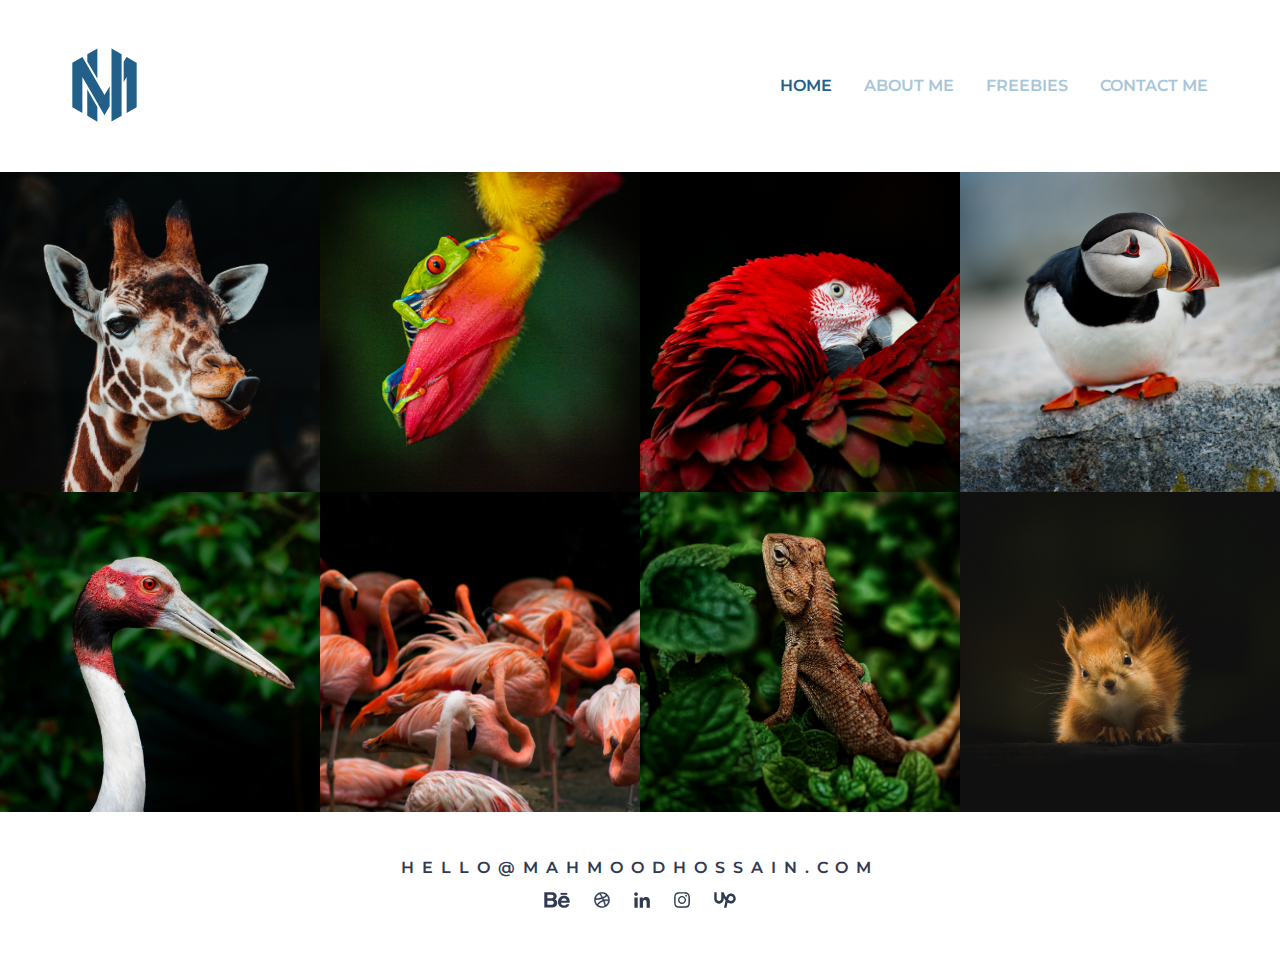
<file: index.html>
<!DOCTYPE html>
<html lang="en">
  <head>
    <meta charset="UTF-8" />
    <meta http-equiv="X-UA-Compatible" content="IE=edge" />
    <meta name="viewport" content="width=device-width, initial-scale=1.0" />

    <link rel="preconnect" href="https://fonts.googleapis.com" />
    <link rel="preconnect" href="https://fonts.gstatic.com" crossorigin />
    <link href="https://fonts.googleapis.com/css2?family=Montserrat:wght@400;500;600;700&display=swap" rel="stylesheet" />

    <link rel="stylesheet" href="/css/general.css" />
    <link rel="stylesheet" href="/css/style.css" />
    <link rel="stylesheet" href="/css/queries.css" />

    <title>Mahmood Hossain</title>
  </head>

  <body>
    <!-- ------------------------------------------------ -->
    <!-- -------------------- HEADER -------------------- -->
    <header class="header">
      <div class="header__container">
        <a class="header__logo-link" href="index.html">
          <img class="header__logo-image" src="/img/logo.svg" alt="Logo of Mahmood Hossain" />
        </a>

        <nav class="header__navigation-box">
          <ul class="header__navigation-lists">
            <li class="header__navigation-list"><a class="header__navigation-link header__navigation-link-active" href="index.html">Home</a></li>
            <li class="header__navigation-list"><a class="header__navigation-link" href="about-me.html">About me</a></li>
            <li class="header__navigation-list"><a class="header__navigation-link" href="freebies.html">Freebies</a></li>
            <li class="header__navigation-list"><a class="header__navigation-link" href="contact-me.html">Contact me</a></li>
          </ul>
        </nav>

        <div class="button button--open-button" onclick="openNav()">
          <img class="button__open-button-icon" src="/img/menu.svg" alt="Open Button" />
        </div>
      </div>
    </header>
    <!-- -------------------- HEADER -------------------- -->
    <!-- ------------------------------------------------ -->

    <!-- ---------------------------------------------------------------------- -->
    <!-- -------------------- Tablet/Mobile Navigation Bar -------------------- -->
    <div id="sidebar" class="sidebar">
      <div class="button button--close-button" onclick="closeNav()">
        <img class="button__close-button-icon" src="/img/delete.svg" alt="Close Button" />
      </div>
      <div class="sidebar__links">
        <a class="sidebar__link" href="index.html">Home</a>
        <a class="sidebar__link" href="about-me.html">About Me</a>
        <a class="sidebar__link" href="freebies.html">Freebies</a>
        <a class="sidebar__link" href="contact-me.html">Contact Me</a>
      </div>
    </div>
    <!-- -------------------- Tablet/Mobile Navigation Bar -------------------- -->
    <!-- ---------------------------------------------------------------------- -->

    <!-- ------------------------------------------------- -->
    <!-- -------------------- GALLERY -------------------- -->
    <main>
      <div class="gallery">
        <div class="gallery__container">
          <div class="gallery__preview-box">
            <a class="gallery__image-link" href="single-portfolio.html">
              <img class="gallery__image" src="/img/andy-holmes-D6TqIa-tWRY-unsplash.jpg" alt="Portfolio Image" />
            </a>
            <a class="gallery__information-link" href="single-portfolio.html">
              <h2 class="gallery__title">Lorem Ipsum Dolor Sit Amet</h2>
              <p class="gallery__description">lorem ipsum, consequat</p>
            </a>
          </div>

          <div class="gallery__preview-box">
            <a class="gallery__image-link" href="#">
              <img class="gallery__image" src="/img/birger-strahl-ksiGE4hMiso-unsplash.jpg" alt="Portfolio Image" />
            </a>
            <a class="gallery__information-link" href="#">
              <h2 class="gallery__title">Consectetur Adipiscing Elit</h2>
              <p class="gallery__description">lorem ipsum, consequat, maximus</p>
            </a>
          </div>

          <div class="gallery__preview-box">
            <div class="gallery__image-box">
              <a class="gallery__image-link" href="#">
                <img class="gallery__image" src="/img/james-naphtali-4ZM8gigH_qU-unsplash.jpg" alt="Portfolio Image" />
              </a>
            </div>
            <a class="gallery__information-link" href="#">
              <h2 class="gallery__title">Cras Placerat Sem Eget Mollis Euismod</h2>
              <p class="gallery__description">lorem ipsum, consequat</p>
            </a>
          </div>

          <div class="gallery__preview-box">
            <div class="gallery__image-box">
              <a class="gallery__image-link" href="#">
                <img class="gallery__image" src="/img/ray-hennessy-nI4OwVnz0dw-unsplash.jpg" alt="Portfolio Image" />
              </a>
            </div>
            <a class="gallery__information-link" href="#">
              <h2 class="gallery__title">Nulla Sit Amet Purus Faucibus</h2>
              <p class="gallery__description">lorem ipsum, consequat, maximus</p>
            </a>
          </div>

          <div class="gallery__preview-box">
            <div class="gallery__image-box">
              <a class="gallery__image-link" href="#">
                <img class="gallery__image" src="/img/rohan-gupta-_UK5l7CGOZc-unsplash.jpg" alt="Portfolio Image" />
              </a>
            </div>
            <a class="gallery__information-link" href="#">
              <h2 class="gallery__title">Pretium Augue In Sollicitudin Urna</h2>
              <p class="gallery__description">lorem ipsum, consequat</p>
            </a>
          </div>

          <div class="gallery__preview-box">
            <div class="gallery__image-box">
              <a class="gallery__image-link" href="#">
                <img class="gallery__image" src="/img/sid-balachandran-vxlYukRAC50-unsplash.jpg" alt="Portfolio Image" />
              </a>
            </div>
            <a class="gallery__information-link" href="#">
              <h2 class="gallery__title">Nam Pretium Elit At Porta Varius</h2>
              <p class="gallery__description">lorem ipsum, consequat, maximus</p>
            </a>
          </div>

          <div class="gallery__preview-box">
            <div class="gallery__image-box">
              <a class="gallery__image-link" href="#">
                <img class="gallery__image" src="/img/sumeet-b-H8Z_cJTI6r8-unsplash.jpg" alt="Portfolio Image" />
              </a>
            </div>
            <a class="gallery__information-link" href="#">
              <h2 class="gallery__title">Maecenas Consequat Ex Non Nulla Mattis</h2>
              <p class="gallery__description">lorem ipsum, consequat</p>
            </a>
          </div>

          <div class="gallery__preview-box">
            <div class="gallery__image-box">
              <a class="gallery__image-link" href="#">
                <img class="gallery__image" src="/img/geran-de-klerk-bKhETeDV1WM-unsplash.jpg" alt="Portfolio Image" />
              </a>
            </div>
            <a class="gallery__information-link" href="#">
              <h2 class="gallery__title">Vel Aliquet Eros Viverra</h2>
              <p class="gallery__description">lorem ipsum, consequat, maximus</p>
            </a>
          </div>
        </div>
      </div>
    </main>
    <!-- -------------------- GALLERY -------------------- -->
    <!-- ------------------------------------------------- -->

    <!-- ------------------------------------------------ -->
    <!-- -------------------- FOOTER -------------------- -->
    <footer class="footer">
      <div class="footer__container">
        <p class="footer__email"><a class="footer__email-link" href="mailto:hello@mahmoodhossain.com">hello@mahmoodhossain.com</a></p>

        <div class="footer__social-box">
          <a class="footer__social-link" href="#"><img class="footer__social-image" src="/img/behance.svg" alt="Behance logo" /></a>
          <a class="footer__social-link" href="#"><img class="footer__social-image" src="/img/dribbble.svg" alt="Dribbble logo" /></a>
          <a class="footer__social-link" href="#"><img class="footer__social-image" src="/img/linkedin.svg" alt="Linkedin logo" /></a>
          <a class="footer__social-link" href="#"><img class="footer__social-image" src="/img/instagram.svg" alt="Instagram logo" /></a>
          <a class="footer__social-link" href="#"><img class="footer__social-image" src="/img/upwork.svg" alt="Upwork logo" /></a>
        </div>
      </div>
    </footer>
    <!-- -------------------- FOOTER -------------------- -->
    <!-- ------------------------------------------------ -->

    <!-- ------------------------------------------------ -->
    <!-- -------------------- Script -------------------- -->
    <script>
      function openNav() {
        document.getElementById("sidebar").style.width = "100vw";
      }
      function closeNav() {
        document.getElementById("sidebar").style.width = "0";
      }
    </script>
    <!-- -------------------- Script -------------------- -->
    <!-- ------------------------------------------------ -->
  </body>
</html>
</file>
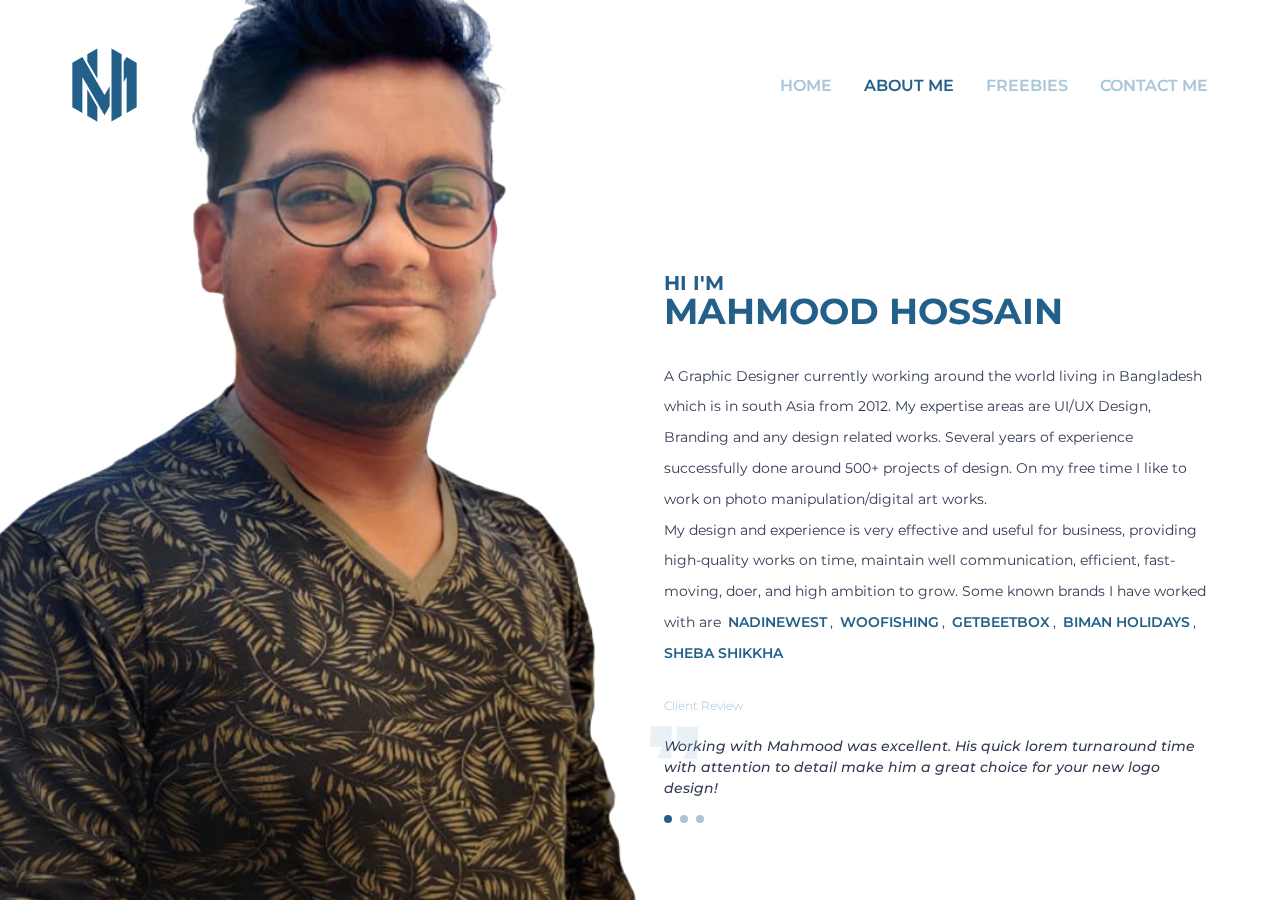
<file: about-me.html>
<!DOCTYPE html>
<html lang="en">
  <head>
    <meta charset="UTF-8" />
    <meta http-equiv="X-UA-Compatible" content="IE=edge" />
    <meta name="viewport" content="width=device-width, initial-scale=1.0" />

    <link rel="preconnect" href="https://fonts.googleapis.com" />
    <link rel="preconnect" href="https://fonts.gstatic.com" crossorigin />
    <link href="https://fonts.googleapis.com/css2?family=Montserrat:wght@400;500;600;700&display=swap" rel="stylesheet" />

    <link rel="stylesheet" href="/css/general.css" />
    <link rel="stylesheet" href="/css/style.css" />
    <link rel="stylesheet" href="/css/queries.css" />

    <title>Mahmood Hossain</title>
  </head>

  <body>
    <!-- ------------------------------------------------ -->
    <!-- -------------------- HEADER -------------------- -->
    <header class="header">
      <div class="header__container">
        <a class="header__logo-link" href="index.html">
          <img class="header__logo-image" src="/img/logo.svg" alt="Logo of Mahmood Hossain" />
        </a>
        <nav class="header__navigation-box">
          <ul class="header__navigation-lists">
            <li class="header__navigation-list"><a class="header__navigation-link" href="index.html">Home</a></li>
            <li class="header__navigation-list"><a class="header__navigation-link header__navigation-link-active" href="about-me.html">About me</a></li>
            <li class="header__navigation-list"><a class="header__navigation-link" href="freebies.html">Freebies</a></li>
            <li class="header__navigation-list"><a class="header__navigation-link" href="contact-me.html">Contact me</a></li>
          </ul>
        </nav>

        <div class="button button--open-button" onclick="openNav()">
          <img class="button__open-button-icon" src="/img/menu.svg" alt="Open Button" />
        </div>
      </div>
    </header>
    <!-- -------------------- HEADER -------------------- -->
    <!-- ------------------------------------------------ -->

        <!-- ---------------------------------------------------------------------- -->
    <!-- -------------------- Tablet/Mobile Navigation Bar -------------------- -->
    <div id="sidebar" class="sidebar">
      <div class="button button--close-button" onclick="closeNav()">
        <img class="button__close-button-icon" src="/img/delete.svg" alt="Close Button" />
      </div>
      <div class="sidebar__links">
        <a class="sidebar__link" href="index.html">Home</a>
        <a class="sidebar__link" href="about-me.html">About Me</a>
        <a class="sidebar__link" href="freebies.html">Freebies</a>
        <a class="sidebar__link" href="contact-me.html">Contact Me</a>
      </div>
    </div>
    <!-- -------------------- Tablet/Mobile Navigation Bar -------------------- -->
    <!-- ---------------------------------------------------------------------- -->

    <!-- ------------------------------------------------- -->
    <!-- -------------------- GALLERY -------------------- -->
    <main>
      <div class="hero">
        <div class="hero__container">
          <div class="hero__image-box">
            <img class="hero__image" src="/img/author.png" alt="Author's photo" />
          </div>

          <div class="hero__information-box">
            <div class="hero__title-box">
              <h1 class="hero__author-title-small">Hi I'm</h1>
              <h1 class="hero__author-title-big">Mahmood Hossain</h1>
            </div>

            <div class="hero__description-box">
              <p class="hero__author-description">A Graphic Designer currently working around the world living in Bangladesh which is in south Asia from 2012. My expertise areas are UI/UX Design, Branding and any design related works. Several years of experience successfully done around 500+ projects of design. On my free time I like to work on photo manipulation/digital art works.</br>My design and experience is very effective and useful for business, providing high-quality works on time, maintain well communication, efficient, fast-moving, doer, and high ambition to grow. Some known brands I have worked with are&nbsp;</p>
      
              <div class="hero__client-box">
                <span class="hero__client">NADINEWEST</span>
              </div>
              <p class="hero__client-description">,&nbsp;</p>
              <div class="hero__client-box">
                <span class="hero__client">WOOFISHING</span>
              </div>
              <p class="hero__client-description">,&nbsp;</p>
              <div class="hero__client-box">
                <span class="hero__client">GETBEETBOX</span>
              </div>
              <p class="hero__client-description">,&nbsp;</p>
              <div class="hero__client-box">
                <span class="hero__client">BIMAN HOLIDAYS</span>
              </div>
              <p class="hero__client-description">,&nbsp;</p>
              <div class="hero__client-box">
                <span class="hero__client">SHEBA SHIKKHA</span>
              </div>
            </div>

            <div class="hero__testimonial-box">
              <h2 class="hero__testimonial-title">Client Review</h2>
              <blockquote class="hero__testimonial-description">Working with Mahmood was excellent. His quick lorem turnaround time with attention to detail make him a great choice for your new logo design!</blockquote>
              <img class="hero__testimonial-image" src="/img/quote.png" alt="Two quote signs" />
              <div class="hero__testimonial-dots">
                <div class="hero__testimonial-dot hero__testimonial-dot-active">&nbsp;</div>
                <div class="hero__testimonial-dot">&nbsp;</div>
                <div class="hero__testimonial-dot">&nbsp;</div>
              </div>
            </div>
          </div>
        </div>
      </div>
    </main>
    <!-- -------------------- GALLERY -------------------- -->
    <!-- ------------------------------------------------- -->

    <!-- ------------------------------------------------ -->
    <!-- -------------------- Script -------------------- -->
    <script>
      function openNav() {
        document.getElementById("sidebar").style.width = "100vw";
      }
      function closeNav() {
        document.getElementById("sidebar").style.width = "0";
      }
    </script>
    <!-- -------------------- Script -------------------- -->
    <!-- ------------------------------------------------ -->
  </body>
</html>
</file>
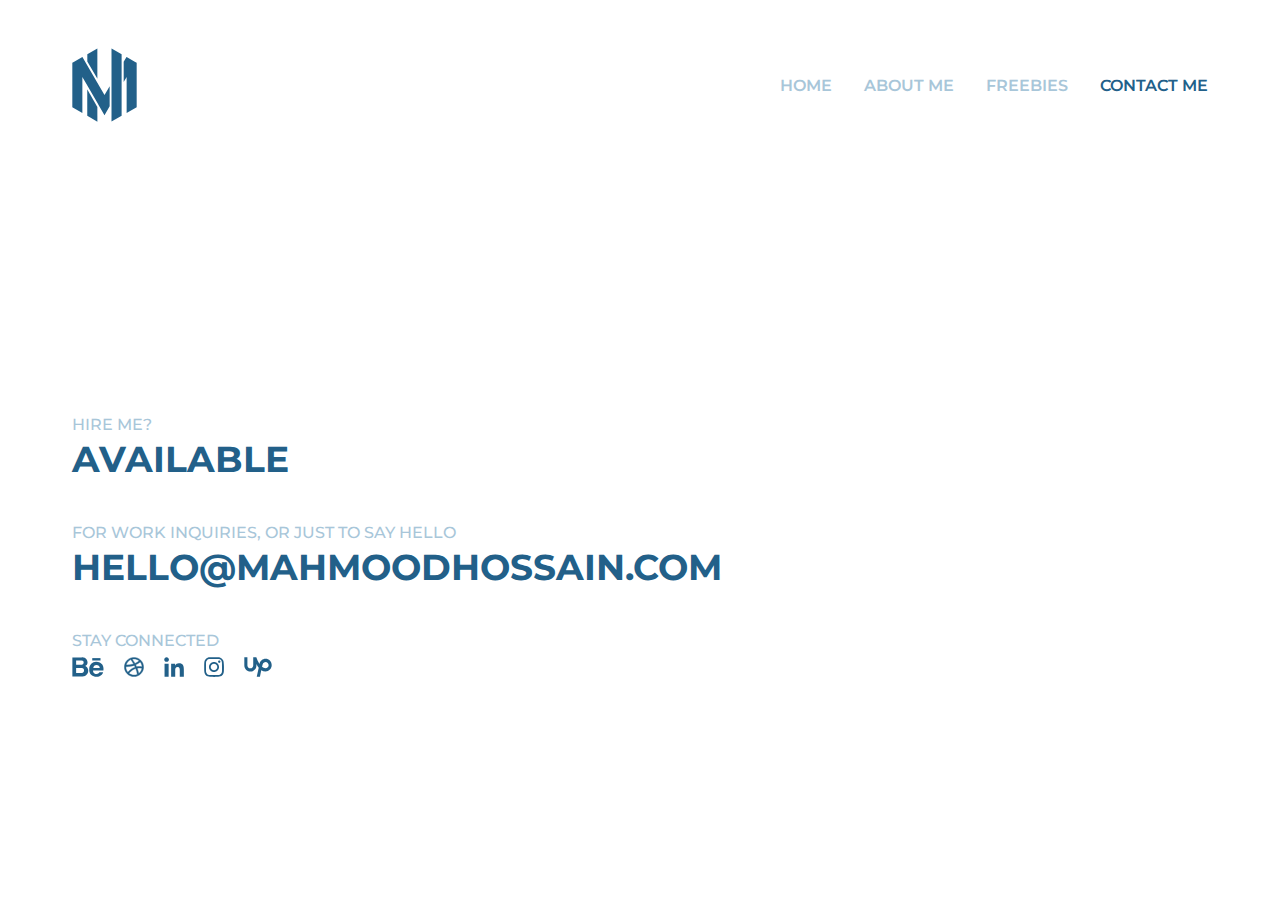
<file: contact-me.html>
<!DOCTYPE html>
<html lang="en">
  <head>
    <meta charset="UTF-8" />
    <meta http-equiv="X-UA-Compatible" content="IE=edge" />
    <meta name="viewport" content="width=device-width, initial-scale=1.0" />

    <link rel="preconnect" href="https://fonts.googleapis.com" />
    <link rel="preconnect" href="https://fonts.gstatic.com" crossorigin />
    <link href="https://fonts.googleapis.com/css2?family=Montserrat:wght@400;500;600;700&display=swap" rel="stylesheet" />

    <link rel="stylesheet" href="/css/general.css" />
    <link rel="stylesheet" href="/css/style.css" />
    <link rel="stylesheet" href="/css/queries.css" />

    <title>Mahmood Hossain</title>
  </head>

  <body>
    <!-- ------------------------------------------------ -->
    <!-- -------------------- HEADER -------------------- -->
    <header class="header">
      <div class="header__container">
        <a class="header__logo-link" href="index.html">
          <img class="header__logo-image" src="/img/logo.svg" alt="Logo of Mahmood Hossain" />
        </a>
        <nav class="header__navigation-box">
          <ul class="header__navigation-lists">
            <li class="header__navigation-list"><a class="header__navigation-link" href="index.html">Home</a></li>
            <li class="header__navigation-list"><a class="header__navigation-link" href="about-me.html">About me</a></li>
            <li class="header__navigation-list"><a class="header__navigation-link" href="freebies.html">Freebies</a></li>
            <li class="header__navigation-list"><a class="header__navigation-link header__navigation-link-active" href="contact-me.html">Contact me</a></li>
          </ul>
        </nav>

        <div class="button button--open-button" onclick="openNav()">
          <img class="button__open-button-icon" src="/img/menu.svg" alt="Open Button" />
        </div>
      </div>
    </header>
    <!-- -------------------- HEADER -------------------- -->
    <!-- ------------------------------------------------ -->

    <!-- ---------------------------------------------------------------------- -->
    <!-- -------------------- Tablet/Mobile Navigation Bar -------------------- -->
    <div id="sidebar" class="sidebar">
      <div class="button button--close-button" onclick="closeNav()">
        <img class="button__close-button-icon" src="/img/delete.svg" alt="Close Button" />
      </div>
      <div class="sidebar__links">
        <a class="sidebar__link" href="index.html">Home</a>
        <a class="sidebar__link" href="about-me.html">About Me</a>
        <a class="sidebar__link" href="freebies.html">Freebies</a>
        <a class="sidebar__link" href="contact-me.html">Contact Me</a>
      </div>
    </div>
    <!-- -------------------- Tablet/Mobile Navigation Bar -------------------- -->
    <!-- ---------------------------------------------------------------------- -->

    <!-- -------------------------------------------------------- -->
    <!-- -------------------- CALL TO ACTION -------------------- -->
    <main>
      <div class="cta">
        <div class="cta__container">
          <div class="cta__information-boxes">
            <div class="cta__information-box">
              <h2 class="cta__title">Hire me?</h2>
              <p class="cta__description">Available</p>
            </div>
            <div class="cta__information-box">
              <h2 class="cta__title">For work inquiries, or just to say HELLO</h2>
              <p class="cta__description"><a class="cta__description-link" href="mailto:hello@mahmoodhossain.com">hello@mahmoodhossain.com</a></p>
            </div>
            <div class="cta__information-box">
              <h2 class="cta__title">Stay connected</h2>
              <div class="cta__social-links">
                <a class="cta__social-link" href="#">
                  <svg version="1.1" id="cta__social-image-svg" xmlns="http://www.w3.org/2000/svg" xmlns:xlink="http://www.w3.org/1999/xlink" x="0px" y="0px" viewBox="0 0 25.5 16" style="enable-background: new 0 0 25.5 16" xml:space="preserve">
                    <style type="text/css">
                      .cta__social-image-svg1 {
                        fill: #226089;
                      }
                    </style>
                    <g transform="translate(0 -95.979)">
                      <g transform="translate(0 95.979)">
                        <g transform="translate(0 0)">
                          <path
                            class="cta__social-image-svg1"
                            d="M10.5,7.2C11,7,11.4,6.7,11.7,6.4c0.5-0.6,0.8-1.4,0.7-2.2c0-0.8-0.2-1.6-0.7-2.3c-1-1.2-2.5-1.8-4-1.6H0.3
                            v15.2h7c0.7,0,1.5-0.1,2.2-0.2c0.6-0.1,1.2-0.4,1.7-0.8c0.4-0.3,0.8-0.7,1.1-1.2c0.5-0.7,0.7-1.6,0.7-2.4s-0.2-1.6-0.6-2.2
                            C11.9,7.9,11.3,7.5,10.5,7.2z M3.3,2.8h3.4c0.6,0,1.2,0.1,1.8,0.2c0.6,0.2,0.9,0.8,0.8,1.4c0.1,0.5-0.2,1-0.6,1.3
                            C8.2,6.1,7.6,6.2,7.1,6.2H3.3V2.8z M8.6,12.5c-0.5,0.2-1,0.3-1.6,0.3H3.3V8.7h3.8c0.5,0,1.1,0.1,1.5,0.3c0.6,0.3,1,0.9,1,1.6
                            C9.7,11.4,9.3,12.1,8.6,12.5z"
                          />
                          <rect x="16.2" y="0.9" class="cta__social-image-svg1" width="6.6" height="1.9" />
                          <path
                            class="cta__social-image-svg1"
                            d="M25.1,8.4C25,7.5,24.7,6.7,24.2,6s-1.2-1.3-2-1.7c-0.8-0.4-1.8-0.5-2.7-0.5c-1.5-0.1-3,0.5-4.1,1.6
                            c-1.1,1.2-1.7,2.8-1.6,4.5c-0.2,1.7,0.5,3.4,1.7,4.5c1.1,0.9,2.6,1.4,4,1.4c1.6,0.1,3.2-0.5,4.3-1.6c0.6-0.5,1-1.3,1.1-2h-3
                            c-0.1,0.3-0.4,0.6-0.6,0.8c-0.5,0.4-1.1,0.5-1.7,0.5s-1.1-0.1-1.6-0.4c-0.8-0.5-1.2-1.4-1.2-2.4h8.3C25.3,9.9,25.2,9.1,25.1,8.4z
                            M17,8.7C17.1,8,17.4,7.4,17.8,7c0.5-0.5,1.1-0.7,1.8-0.7c0.6,0,1.3,0.2,1.8,0.6c0.5,0.5,0.8,1.1,0.8,1.8H17z"
                          />
                        </g>
                      </g>
                    </g>
                  </svg>
                </a>
                <a class="cta__social-link" href="#">
                  <svg version="1.1" id="cta__social-image-svg" xmlns="http://www.w3.org/2000/svg" xmlns:xlink="http://www.w3.org/1999/xlink" x="0px" y="0px" viewBox="0 0 26 26" style="enable-background: new 0 0 26 26" xml:space="preserve">
                    <style type="text/css">
                      .cta__social-image-svg2 {
                        fill: #226089;
                        stroke: #226089;
                        stroke-width: 0.5;
                      }
                    </style>
                    <path
                      class="cta__social-image-svg2"
                      d="M13,0.5C6.1,0.5,0.5,6.1,0.5,13S6.1,25.5,13,25.5S25.5,19.9,25.5,13S19.9,0.5,13,0.5z M21.1,6.4
                      c1.4,1.8,2.3,4,2.3,6.3c-2.3-0.5-4.7-0.5-7-0.1c-0.4-0.9-0.8-1.7-1.2-2.5C17.4,9.2,19.4,8,21.1,6.4L21.1,6.4z M19.7,5
                      c-1.6,1.4-3.4,2.6-5.4,3.4c-1.1-1.9-2.2-3.8-3.6-5.6C14,2.1,17.3,2.9,19.7,5L19.7,5z M8.8,3.4c1.4,1.8,2.6,3.7,3.7,5.6
                      c-3.1,1-6.4,1.5-9.6,1.5C3.6,7.4,5.8,4.7,8.8,3.4z M2.5,12.6L2.5,12.6c2.2,0,4.3-0.2,6.4-0.6c1.5-0.3,3-0.7,4.5-1.1
                      c0.4,0.7,0.7,1.5,1.1,2.3c-1.7,0.6-3.4,1.4-4.9,2.4c-1.7,1.2-3.2,2.6-4.6,4.2c-1.6-1.9-2.5-4.3-2.5-6.8C2.5,12.9,2.5,12.7,2.5,12.6z
                      M6.4,21.2c1.2-1.5,2.7-2.9,4.3-4c1.4-0.9,2.9-1.7,4.5-2.2c1,2.4,1.7,5,2.1,7.6C13.7,24.2,9.5,23.7,6.4,21.2L6.4,21.2z M19.2,21.5
                      c-0.5-2.4-1.1-4.7-2-7c2-0.3,4.1-0.3,6.1,0.2C22.9,17.4,21.4,19.9,19.2,21.5L19.2,21.5z"
                    />
                  </svg>
                </a>
                <a class="cta__social-link" href="#">
                  <svg version="1.1" id="cta__social-image-svg" xmlns="http://www.w3.org/2000/svg" xmlns:xlink="http://www.w3.org/1999/xlink" x="0px" y="0px" viewBox="0 0 25.5 25.5" style="enable-background: new 0 0 25.5 25.5" xml:space="preserve">
                    <style type="text/css">
                      .cta__social-image-svg1 {
                        fill: #226089;
                      }
                    </style>
                    <path
                      class="cta__social-image-svg1"
                      d="M25.3,25.2L25.3,25.2V16c0-4.5-1-7.9-6.2-7.9c-2-0.1-3.9,1-4.9,2.7h-0.1V8.6h-5v16.7h5.2V17
                      c0-2.2,0.4-4.3,3.1-4.3s2.7,2.5,2.7,4.4v8.1H25.3z M0.7,8.6h5.2v16.7H0.7V8.6z M3.3,0.2c-1.7,0-3,1.3-3,3s1.3,3,3,3s3-1.3,3-3l0,0
                      C6.3,1.6,4.9,0.3,3.3,0.2z"
                    />
                  </svg>
                </a>
                <a class="cta__social-link" href="#">
                  <svg version="1.1" id="cta__social-image-svg" xmlns="http://www.w3.org/2000/svg" xmlns:xlink="http://www.w3.org/1999/xlink" x="0px" y="0px" viewBox="0 0 25.5 25.5" style="enable-background: new 0 0 25.5 25.5" xml:space="preserve">
                    <style type="text/css">
                      .cta__social-image-svg1 {
                        fill: #226089;
                      }
                    </style>
                    <g transform="translate(-0.449)">
                      <path
                        class="cta__social-image-svg1"
                        d="M25.6,7.6c0-1-0.2-2.1-0.6-3c-0.7-1.7-2-3-3.7-3.7c-1-0.4-2-0.6-3-0.6c-1.3-0.1-1.8-0.1-5.2-0.1
                        s-3.8,0-5.2,0.1C7,0.3,6,0.5,5,0.9C4.2,1.2,3.4,1.7,2.8,2.4C2.2,3,1.7,3.7,1.4,4.6c-0.4,1-0.6,2-0.6,3c-0.1,1.3-0.1,1.8-0.1,5.2
                        s0,3.8,0.1,5.2c0,1,0.2,2.1,0.6,3c0.7,1.7,2,3,3.7,3.7c1,0.4,2,0.6,3,0.6c1.3,0.1,1.8,0.1,5.2,0.1s3.8,0,5.2-0.1c1,0,2.1-0.2,3-0.6
                        c1.7-0.6,3-2,3.7-3.7c0.4-1,0.6-2,0.6-3c0.1-1.3,0.1-1.8,0.1-5.2S25.7,8.9,25.6,7.6L25.6,7.6z M23.4,17.8c0,0.8-0.2,1.6-0.4,2.3
                        c-0.4,1.1-1.3,2-2.4,2.4c-0.7,0.3-1.5,0.4-2.3,0.4C16.9,23,16.5,23,13.2,23s-3.7,0-5.1-0.1c-0.8,0-1.6-0.2-2.3-0.4
                        c-0.5-0.2-1-0.5-1.4-0.9s-0.7-0.9-0.9-1.4C3.2,19.4,3,18.6,3,17.8c0-1.3,0-1.7,0-5S3,9,3,7.7c0-0.8,0.2-1.6,0.4-2.3
                        c0.3-0.5,0.6-1,1-1.4c0.4-0.5,0.9-0.8,1.4-1c0.7-0.3,1.5-0.4,2.3-0.4c1.3-0.1,1.7-0.1,5.1-0.1s3.7,0,5.1,0.1c0.8,0,1.6,0.2,2.3,0.4
                        c0.5,0.2,1,0.5,1.4,0.9s0.7,0.9,0.9,1.4c0.3,0.7,0.4,1.5,0.4,2.3c0.1,1.3,0.1,1.7,0.1,5.1S23.4,16.5,23.4,17.8z"
                      />
                      <path
                        class="cta__social-image-svg1"
                        d="M13.2,6.3c-3.5,0-6.4,2.9-6.4,6.4s2.9,6.4,6.4,6.4s6.4-2.9,6.4-6.4S16.7,6.3,13.2,6.3z M13.2,16.9
                        C10.9,16.9,9,15,9,12.7s1.9-4.2,4.2-4.2s4.2,1.9,4.2,4.2C17.4,15.1,15.5,16.9,13.2,16.9z"
                      />
                      <path class="cta__social-image-svg1" d="M21.4,6.1c0,0.8-0.7,1.5-1.5,1.5s-1.5-0.7-1.5-1.5s0.7-1.5,1.5-1.5l0,0C20.7,4.6,21.4,5.2,21.4,6.1z" />
                    </g>
                  </svg>
                </a>
                <a class="cta__social-link" href="#">
                  <svg version="1.1" id="cta__social-image-svg" xmlns="http://www.w3.org/2000/svg" xmlns:xlink="http://www.w3.org/1999/xlink" x="0px" y="0px" viewBox="0 0 25.5 18.2" style="enable-background: new 0 0 25.5 18.2" xml:space="preserve">
                    <style type="text/css">
                      .cta__social-image-svg1 {
                        fill: #226089;
                      }
                    </style>
                    <path
                      class="cta__social-image-svg1"
                      d="M19.6,1.7c-2.7,0-5,2-5.5,4.6c-1.2-1.9-2.2-4-2.9-6.1H8.4v7.5c0,1.5-1.2,2.7-2.7,2.6c-1.4,0-2.6-1.2-2.6-2.6
                      V0.2H0.3v7.5c0,3,2.4,5.5,5.4,5.6c3,0,5.5-2.4,5.6-5.4c0-0.1,0-0.1,0-0.2V6.4c0.6,1.2,1.3,2.3,2.1,3.4L11.6,18h2.9l1.2-6
                      c1.2,0.7,2.5,1.1,3.9,1.1c3.2-0.1,5.7-2.7,5.6-5.8C25.2,4.2,22.7,1.7,19.6,1.7L19.6,1.7z M19.6,10.2c-1.2,0-2.3-0.5-3.2-1.3l0.3-1.1
                      v0c0.2-1.2,0.8-3.3,2.9-3.3c1.6,0,2.8,1.3,2.8,2.8C22.5,8.9,21.2,10.2,19.6,10.2L19.6,10.2z"
                    />
                  </svg>
                </a>
              </div>
            </div>
          </div>
        </div>
      </div>
    </main>
    <!-- -------------------- CALL TO ACTION -------------------- -->
    <!-- -------------------------------------------------------- -->

    <!-- ------------------------------------------------ -->
    <!-- -------------------- Script -------------------- -->
    <script>
      function openNav() {
        document.getElementById("sidebar").style.width = "100vw";
      }
      function closeNav() {
        document.getElementById("sidebar").style.width = "0";
      }
    </script>
    <!-- -------------------- Script -------------------- -->
    <!-- ------------------------------------------------ -->
  </body>
</html>
</file>
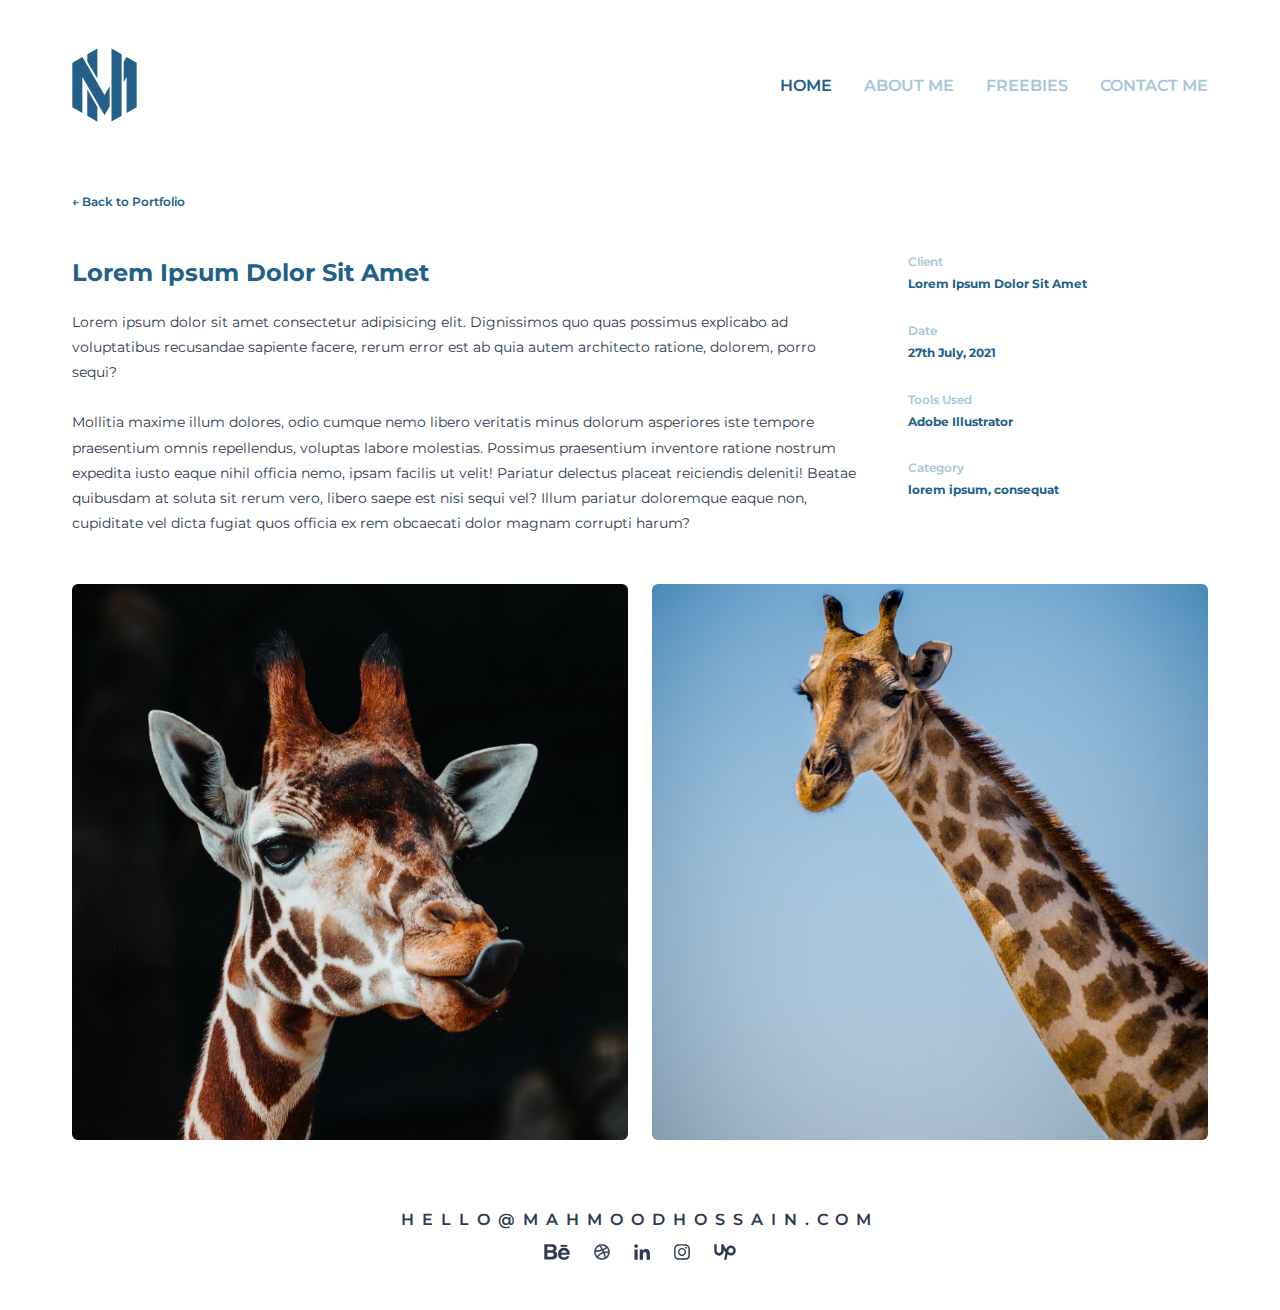
<file: single-portfolio.html>
<!DOCTYPE html>
<html lang="en">
  <head>
    <meta charset="UTF-8" />
    <meta http-equiv="X-UA-Compatible" content="IE=edge" />
    <meta name="viewport" content="width=device-width, initial-scale=1.0" />

    <link rel="preconnect" href="https://fonts.googleapis.com" />
    <link rel="preconnect" href="https://fonts.gstatic.com" crossorigin />
    <link href="https://fonts.googleapis.com/css2?family=Montserrat:wght@400;500;600;700&display=swap" rel="stylesheet" />

    <link rel="stylesheet" href="/css/general.css" />
    <link rel="stylesheet" href="/css/style.css" />
    <link rel="stylesheet" href="/css/queries.css" />

    <title>Mahmood Hossain</title>
  </head>

  <body>
    <!-- ------------------------------------------------ -->
    <!-- -------------------- HEADER -------------------- -->
    <header class="header">
      <div class="header__container">
        <a class="header__logo-link" href="index.html">
          <img class="header__logo-image" src="/img/logo.svg" alt="Logo of Mahmood Hossain" />
        </a>

        <nav class="header__navigation-box">
          <ul class="header__navigation-lists">
            <li class="header__navigation-list"><a class="header__navigation-link header__navigation-link-active" href="index.html">Home</a></li>
            <li class="header__navigation-list"><a class="header__navigation-link" href="about-me.html">About me</a></li>
            <li class="header__navigation-list"><a class="header__navigation-link" href="freebies.html">Freebies</a></li>
            <li class="header__navigation-list"><a class="header__navigation-link" href="contact-me.html">Contact me</a></li>
          </ul>
        </nav>

        <div class="button button--open-button" onclick="openNav()">
          <img class="button__open-button-icon" src="/img/menu.svg" alt="Open Button" />
        </div>
      </div>
    </header>
    <!-- -------------------- HEADER -------------------- -->
    <!-- ------------------------------------------------ -->

    <!-- ---------------------------------------------------------------------- -->
    <!-- -------------------- Tablet/Mobile Navigation Bar -------------------- -->
    <div id="sidebar" class="sidebar">
      <div class="button button--close-button" onclick="closeNav()">
        <img class="button__close-button-icon" src="/img/delete.svg" alt="Close Button" />
      </div>
      <div class="sidebar__links">
        <a class="sidebar__link" href="index.html">Home</a>
        <a class="sidebar__link" href="about-me.html">About Me</a>
        <a class="sidebar__link" href="freebies.html">Freebies</a>
        <a class="sidebar__link" href="contact-me.html">Contact Me</a>
      </div>
    </div>
    <!-- -------------------- Tablet/Mobile Navigation Bar -------------------- -->
    <!-- ---------------------------------------------------------------------- -->

    <!-- --------------------------------------------------- -->
    <!-- -------------------- PORTFOLIO -------------------- -->
    <main>
      <div class="portfolio">
        <div class="portfolio__container">
          <a class="portfolio__back-link" href="index.html">&#8592; Back to Portfolio</a>
          <div class="portfolio__information-box">
            <h1 class="portfolio__title-01">Lorem Ipsum Dolor Sit Amet</h1>
            <div class="portfolio__description-01">Lorem ipsum dolor sit amet consectetur adipisicing elit. Dignissimos quo quas possimus explicabo ad voluptatibus recusandae sapiente facere, rerum error est ab quia autem architecto ratione, dolorem, porro sequi?<br /><br />Mollitia maxime illum dolores, odio cumque nemo libero veritatis minus dolorum asperiores iste tempore praesentium omnis repellendus, voluptas labore molestias. Possimus praesentium inventore ratione nostrum expedita iusto eaque nihil officia nemo, ipsam facilis ut velit! Pariatur delectus placeat reiciendis deleniti! Beatae quibusdam at soluta sit rerum vero, libero saepe est nisi sequi vel? Illum pariatur doloremque eaque non, cupiditate vel dicta fugiat quos officia ex rem obcaecati dolor magnam corrupti harum?</div>
          </div>

          <div class="portfolio__detail-boxes">
            <div class="portfolio__detail-box">
              <h2 class="portfolio__title-02">Client</h2>
              <p class="portfolio__description-02">Lorem Ipsum Dolor Sit Amet</p>
            </div>
            <div class="portfolio__detail-box">
              <h2 class="portfolio__title-02">Date</h2>
              <p class="portfolio__description-02">27th July, 2021</p>
            </div>
            <div class="portfolio__detail-box">
              <h2 class="portfolio__title-02">Tools Used</h2>
              <p class="portfolio__description-02">Adobe Illustrator</p>
            </div>
            <div class="portfolio__detail-box">
              <h2 class="portfolio__title-02">Category</h2>
              <p class="portfolio__description-02">lorem ipsum, consequat</p>
            </div>
          </div>

          <div class="portfolio__image-boxes">
            <div class="portfolio__image-box"><img class="portfolio__image" src="/img/andy-holmes-D6TqIa-tWRY-unsplash.jpg" alt="Giraffe" /></div>

            <div class="portfolio__image-box"><img class="portfolio__image" src="/img/sergi-ferrete-MK2zokQ1f5Y-unsplash.jpg" /></div>
          </div>
        </div>
      </div>
    </main>
    <!-- -------------------- PORTFOLIO -------------------- -->
    <!-- --------------------------------------------------- -->

    <!-- ------------------------------------------------ -->
    <!-- -------------------- FOOTER -------------------- -->
    <footer class="footer">
      <div class="footer__container">
        <p class="footer__email"><a class="footer__email-link" href="mailto:hello@mahmoodhossain.com">hello@mahmoodhossain.com</a></p>

        <div class="footer__social-box">
          <a class="footer__social-link" href="#"><img class="footer__social-image" src="/img/behance.svg" alt="Behance logo" /></a>
          <a class="footer__social-link" href="#"><img class="footer__social-image" src="/img/dribbble.svg" alt="Dribbble logo" /></a>
          <a class="footer__social-link" href="#"><img class="footer__social-image" src="/img/linkedin.svg" alt="Linkedin logo" /></a>
          <a class="footer__social-link" href="#"><img class="footer__social-image" src="/img/instagram.svg" alt="Instagram logo" /></a>
          <a class="footer__social-link" href="#"><img class="footer__social-image" src="/img/upwork.svg" alt="Upwork logo" /></a>
        </div>
      </div>
    </footer>
    <!-- -------------------- FOOTER -------------------- -->
    <!-- ------------------------------------------------ -->

    <!-- ------------------------------------------------ -->
    <!-- -------------------- Script -------------------- -->
    <script>
      function openNav() {
        document.getElementById("sidebar").style.width = "100vw";
      }
      function closeNav() {
        document.getElementById("sidebar").style.width = "0";
      }
    </script>
    <!-- -------------------- Script -------------------- -->
    <!-- ------------------------------------------------ -->
  </body>
</html>
</file>
<file: css/general.css>
/*
# Color Palette
    Black -> #303a52
    White -> #fff
    Primary -> #226089
*/
/*
*/
/*
*/
/*
*/
/* ------------------------------- */
/* ---------- UNIVERSAL ---------- */
* {
  margin: 0;
  padding: 0;
  box-sizing: border-box;
}

html {
  font-size: 62.5%;
}

body {
  font-family: "Montserrat", sans-serif;
  font-weight: 400;
  line-height: 1;
  color: #303a52;
}
/* ---------- UNIVERSAL ---------- */
/* ------------------------------- */
</file>
<file: css/style.css>
/* ---------------------------- */
/* ---------- HEADER ---------- */
.header__container {
  display: flex;
  justify-content: space-between;
  align-items: center;
  gap: 3.2rem;
  padding: 4.8rem 9.6rem;
}

.header__logo-image {
  height: 7.4rem;
}

.header__navigation-lists {
  display: flex;
  flex-wrap: wrap;
  gap: 3.2rem;
}

.header__navigation-list {
  list-style: none;
}

.header__navigation-link:link,
.header__navigation-link:visited {
  text-decoration: none;
  text-transform: uppercase;
  font-size: 1.6rem;
  font-weight: 600;
  color: #a8c6d9;
  transition: all 0.3s;
}

.header__navigation-link:hover,
.header__navigation-link:active {
  color: #226089;
}

.header__navigation-link.header__navigation-link-active {
  color: #226089;
}

.button,
.sidebar {
  display: none;
}
/* ---------- HEADER ---------- */
/* ---------------------------- */
/*
*/
/*
*/
/*
*/
/* ---------------------------- */
/* ---------- FOOTER ---------- */
.footer__container {
  display: flex;
  flex-direction: column;
  align-items: center;
  gap: 1.6rem;
  padding: 4.8rem 9.6rem;
}

.footer__email {
  text-transform: uppercase;
  font-size: 1.6rem;
  font-weight: 600;
  letter-spacing: 0.8rem;
}

.footer__email-link:link,
.footer__email-link:visited {
  text-decoration: none;
  color: #303a52;
}

.footer__social-box {
  display: flex;
  align-items: center;
  gap: 2.4rem;
}

.footer__social-image {
  height: 1.6rem;
}
/* ---------- FOOTER ---------- */
/* ---------------------------- */
/*
*/
/*
*/
/*
*/
/* ----------------------------- */
/* ---------- GALLERY ---------- */
.gallery__container {
  display: grid;
  grid-template-columns: repeat(4, 1fr);
}

.gallery__preview-box {
  position: relative;
}

.gallery__image-link {
  position: relative;
  background-color: #000;
  display: block;
  overflow: hidden;
  padding-top: 100%;
  width: 100%;
}

.gallery__image {
  position: absolute;
  object-fit: cover;
  width: 100%;
  height: 100%;
  inset: 0;
  transition: all 0.3s;
}

.gallery__information-link:link,
.gallery__information-link:visited {
  position: absolute;
  text-decoration: none;
  display: block;
  color: #fff;
  padding: 10% 10%;
  z-index: 1;
  left: 0;
  right: 0;
  bottom: 0;
  opacity: 0;
  transition: all 0.3s;
}

.gallery__title {
  font-size: 2.4rem;
  font-weight: 600;
  line-height: 1.2;
  margin-bottom: 0.8rem;
}

.gallery__description {
  font-size: 1.4rem;
  font-weight: 500;
}

.gallery__preview-box:hover .gallery__information-link {
  opacity: 1;
}

.gallery__preview-box:hover .gallery__image {
  opacity: 0.5;
  transform: scale(1.2);
}
/* ---------- GALLERY ---------- */
/* ----------------------------- */
/*
*/
/*
*/
/*
*/
/* ------------------------------- */
/* ---------- PORTFOLIO ---------- */
.portfolio {
  max-width: 120rem;
  margin: 0 auto;
  padding: 2.4rem 3.2rem;
}

.portfolio__container {
  display: grid;
  grid-template-columns: 1fr 30rem;
  column-gap: 4.8rem;
  row-gap: 4.8rem;
}

.portfolio__back-link:link,
.portfolio__back-link:visited {
  grid-column: 1 / -1;
  text-decoration: none;
  font-size: 1.2rem;
  font-weight: 600;
  color: #226089;
  transition: all 0.3s;
}

.portfolio__back-link:hover,
.portfolio__back-link:active {
  color: #184360;
}

.portfolio__title-01 {
  font-size: 2.4rem;
  font-weight: 700;
  line-height: 1.4;
  color: #226089;
  margin-bottom: 2rem;
}

.portfolio__description-01 {
  font-size: 1.4rem;
  font-weight: 400;
  line-height: 1.8;
}

.portfolio__detail-boxes {
  display: flex;
  flex-direction: column;
  gap: 3.2rem;
}

.portfolio__title-02 {
  font-size: 1.2rem;
  font-weight: 600;
  color: #a8c6d9;
  margin-bottom: 0.8rem;
}

.portfolio__description-02 {
  font-size: 1.2rem;
  font-weight: 700;
  line-height: 1.4;
  color: #226089;
}

.portfolio__image-boxes {
  grid-column: 1 / -1;
  display: grid;
  grid-template-columns: repeat(2, 1fr);
  gap: 2.4rem;
}

.portfolio__image-box {
  position: relative;
  width: 100%;
  padding-top: 100%;
}

.portfolio__image {
  position: absolute;
  object-fit: cover;
  width: 100%;
  height: 100%;
  inset: 0;
  border-radius: 6px;
}
/* ---------- PORTFOLIO ---------- */
/* ------------------------------- */
/*
*/
/*
*/
/*
*/
/* -------------------------- */
/* ---------- HERO ---------- */
.hero {
  max-width: 120rem;
  margin: 0 auto;
  padding: 0 3.2rem;
  padding-top: 2.4rem;
}

.hero__container {
  height: calc(100vh - 17.2rem);
  display: grid;
  grid-template-rows: 1fr;
  grid-template-columns: 1fr 1fr;
  align-items: center;
  column-gap: 4.8rem;
}

.hero__image {
  position: fixed;
  height: 100%;
  z-index: -1;
  top: 0;
  right: 50%;
}

.hero__information-box {
  display: flex;
  flex-direction: column;
  gap: 3.2rem;
}

.hero__author-title-small {
  text-transform: uppercase;
  color: #226089;
  font-size: 2rem;
  font-weight: 700;
}

.hero__author-title-big {
  text-transform: uppercase;
  color: #226089;
  font-size: 3.6rem;
  font-weight: 700;
}

.hero__author-description {
  display: inline;
  font-size: 1.4rem;
  line-height: 2.2;
}

.hero__client,
.hero__client-description {
  display: inline-block;
  font-size: 1.4rem;
  line-height: 2.2;
}

.hero__client-box {
  position: relative;
  display: inline-block;
}

.hero__client {
  font-weight: 600;
  color: #226089;
}

.hero__client-box .hero__client::after {
  position: absolute;
  background-color: #226089;
  content: "";
  height: 0.3rem;
  width: 0;
  bottom: 0.3rem;
  left: 0;
  transition: width 0.5s;
}

.hero__client-box:hover .hero__client::after {
  width: 50%;
}

.hero__testimonial-box {
  position: relative;
  padding-bottom: 2.4rem;
}

.hero__testimonial-title {
  font-size: 1.2rem;
  font-weight: 300;
  margin-bottom: 2.4rem;
  color: #a8c6d9;
}

.hero__testimonial-description {
  font-size: 1.4rem;
  font-weight: 500;
  line-height: 1.5;
  font-style: italic;
  margin-bottom: 1.6rem;
}

.hero__testimonial-image {
  position: absolute;
  width: 50px;
  top: 25px;
  left: -15px;
}

.hero__testimonial-dots {
  display: flex;
  gap: 0.8rem;
}

.hero__testimonial-dot {
  background-color: #a8c6d9;
  cursor: pointer;
  height: 0.8rem;
  width: 0.8rem;
  border-radius: 50%;
  transition: all 0.3s;
}

.hero__testimonial-dot:hover {
  background-color: #226089;
}

.hero__testimonial-dot-active {
  background-color: #226089;
}
/* ---------- HERO ---------- */
/* -------------------------- */
/*
*/
/*
*/
/*
*/
/* ---------------- */
/* ----- CARD ----- */
.card {
  max-width: 120rem;
  margin: 0 auto;
  padding: 2.4rem 3.2rem;
}

.card__container {
  display: grid;
  grid-template-columns: repeat(3, 1fr);
  column-gap: 1.6rem;
  row-gap: 6.2rem;
}

.card__image-box {
  position: relative;
  padding-top: 100%;
  width: 100%;
  margin-bottom: 1.6rem;
}

.card__image1 {
  position: absolute;
  object-fit: cover;
  width: 100%;
  height: 100%;
  inset: 0;
}

.card__image2 {
  position: absolute;
  object-fit: cover;
  width: 100%;
  height: 100%;
  inset: 0;
  opacity: 0;
  transition: all 0.5s;
}

.card__image-box:hover .card__image2 {
  opacity: 1;
}

.card__information-box {
  display: flex;
  justify-content: space-between;
  gap: 1.6rem;
}

.card__title {
  color: #226089;
  font-size: 1.6rem;
  font-weight: 600;
  line-height: 1.4;
  padding-top: 0.4rem;
}

.card__download-button-link {
  display: block;
  align-self: flex-start;
  background-color: #226089;
  padding: 1.2rem;
  border-radius: 2px;
  transition: all 0.2s;
}

.card__download-button-link:hover {
  background-color: #184360;
}

.card__download-button-image {
  height: 3rem;
  width: 3rem;
}
/* ----- CARD ----- */
/* ---------------- */
/*
*/
/*
*/
/*
*/
/* --------------- */
/* ----- CTA ----- */
.cta {
  max-width: 120rem;
  margin: 0 auto;
  padding: 0 3.2rem;
  padding-top: 2.4rem;
}

.cta__container {
  height: calc(100vh - 17.2rem);
  display: grid;
  grid-template-rows: 1fr;
  align-items: center;
}

.cta__information-boxes {
  display: flex;
  flex-direction: column;
  gap: 4.8rem;
}

.cta__title {
  text-transform: uppercase;
  font-weight: 500;
  font-size: 1.6rem;
  color: #a8c6d9;
  margin-bottom: 0.8rem;
}

.cta__description {
  text-transform: uppercase;
  font-weight: 700;
  font-size: 3.6rem;
  color: #226089;
  transition: all 0.2s;
}

.cta__description:hover {
  color: #184360;
}

.cta__description-link:link,
.cta__description-link:visited {
  text-decoration: none;
  color: #226089;
  transition: all 0.2s;
}

.cta__description-link:hover,
.cta__description-link:active {
  color: #184360;
}

.cta__social-links {
  display: flex;
  align-items: center;
  gap: 2rem;
  padding-bottom: 2.4rem;
}

.cta__social-link {
  display: block;
}

#cta__social-image-svg {
  height: 2rem;
}

.cta__social-image-svg1,
.cta__social-image-svg2 {
  transition: all 0.2s;
}

.cta__social-link:hover .cta__social-image-svg1 {
  fill: #184360;
}

.cta__social-link:hover .cta__social-image-svg2 {
  fill: #184360;
  stroke: #184360;
}
/* ----- CTA ----- */
/* --------------- */
</file>
<file: css/queries.css>
/* -----> 1328PX <----- */
@media (max-width: 83em) {
  .header__container {
    max-width: 120rem;
    margin: 0 auto;
    padding: 4.8rem 3.2rem;
  }

  .footer__container {
    max-width: 120rem;
    margin: 0 auto;
    padding: 4.8rem 3.2rem;
  }
}

/* -----> 1250PX <----- */
@media (max-width: 78.125em) {
  .gallery__container {
    grid-template-columns: repeat(3, 1fr);
  }
}

/* -----> 1200PX <----- */
@media (max-width: 75em) {
  .header__container {
    padding: 4rem 3.2rem;
  }

  .footer__container {
    padding: 4rem 3.2rem;
  }

  .hero {
    max-width: 71.708rem;
  }

  .cta {
    max-width: 71.708rem;
  }

  .hero__container {
    grid-template-columns: 1fr;
  }

  .hero__image-box {
    display: none;
  }
}

/* -----> 1050PX <----- */
@media (max-width: 65.625em) {
  .portfolio__container {
    grid-template-columns: 1fr 25rem;
  }
}

/* -----> 900PX <----- */
@media (max-width: 56.25em) {
  .header__container {
    padding: 3.2rem 3.2rem;
  }

  .header__navigation-lists {
    display: none;
  }

  .footer__container {
    padding: 3.2rem 3.2rem;
  }

  .gallery__container {
    grid-template-columns: repeat(2, 1fr);
  }

  .portfolio__container {
    grid-template-columns: 1fr;
  }

  .portfolio__detail-boxes {
    display: grid;
    grid-template-columns: 1fr 1fr;
  }

  .card__container {
    grid-template-columns: repeat(2, 1fr);
  }

  .cta__description {
    word-break: break-all;
    hyphens: auto;
  }

  .sidebar {
    display: block;
    position: fixed;
    overflow-x: hidden;
    background-color: #226089;
    height: 100vh;
    width: 0;
    top: 0;
    right: 0;
    z-index: 2;
    transition: all 0.3s;
  }

  .sidebar__links {
    height: 100%;
    display: flex;
    flex-direction: column;
    justify-content: center;
    align-items: center;
    gap: 3.2rem;
  }

  .sidebar__link {
    display: block;
    text-decoration: none;
    text-transform: uppercase;
    font-size: 20px;
    font-weight: 500;
    color: #fff;
  }

  .button {
    cursor: pointer;
    display: block;
  }

  .button--close-button {
    position: absolute;
    top: 0;
    right: 0;
    padding: 5.9rem 3.2rem 0 0;
  }

  .button__open-button-icon,
  .button__close-button-icon {
    display: block;
    width: 22px;
  }
}

/* -----> 600PX <----- */
@media (max-width: 37.5em) {
  .portfolio__detail-boxes {
    display: grid;
    grid-template-columns: 1fr;
  }

  .portfolio__image-boxes {
    grid-template-columns: 1fr;
  }

  .gallery__container {
    grid-template-columns: 1fr;
  }

  .gallery__title {
    font-size: 3rem;
  }

  .gallery__description {
    font-size: 1.6rem;
  }

  .card__container {
    grid-template-columns: 1fr;
  }

  .card__title {
    font-size: 1.8rem;
  }
}

/* -----> 550PX <----- */
@media (max-width: 34.375em) {
  .footer__email {
    letter-spacing: 0.6rem;
  }
}

/* -----> 500PX <----- */
@media (max-width: 31.25em) {
  .footer__email {
    letter-spacing: 0.4rem;
  }

  .footer__social-box {
    gap: 1.6rem;
  }
}

/* -----> 450PX <----- */
@media (max-width: 25em) {
  .footer__email {
    letter-spacing: 0rem;
  }

  .footer__social-box {
    gap: 1.2rem;
  }
}

@media (hover: none) {
  .gallery__preview-box:hover .gallery__information-link {
    display: none;
  }

  .gallery__preview-box:hover .gallery__image {
    opacity: 1;
    transform: scale(1);
  }

  .portfolio__back-link:hover,
  .portfolio__back-link:active {
    color: #226089;
  }

  .hero__client-box:hover .hero__client::after {
    width: 0;
  }

  .hero__testimonial-dot:hover {
    background-color: #a8c6d9;
  }

  .card__image-box:hover .card__image2 {
    opacity: 0;
  }

  .card__download-button-link:hover {
    background-color: #226089;
  }

  .cta__description:hover {
    color: #226089;
  }

  .cta__description-link:hover,
  .cta__description-link:active {
    color: #226089;
  }

  .cta__social-link:hover .cta__social-image-svg1 {
    fill: #226089;
  }

  .cta__social-link:hover .cta__social-image-svg2 {
    fill: #226089;
    stroke: #226089;
  }
}
</file>
